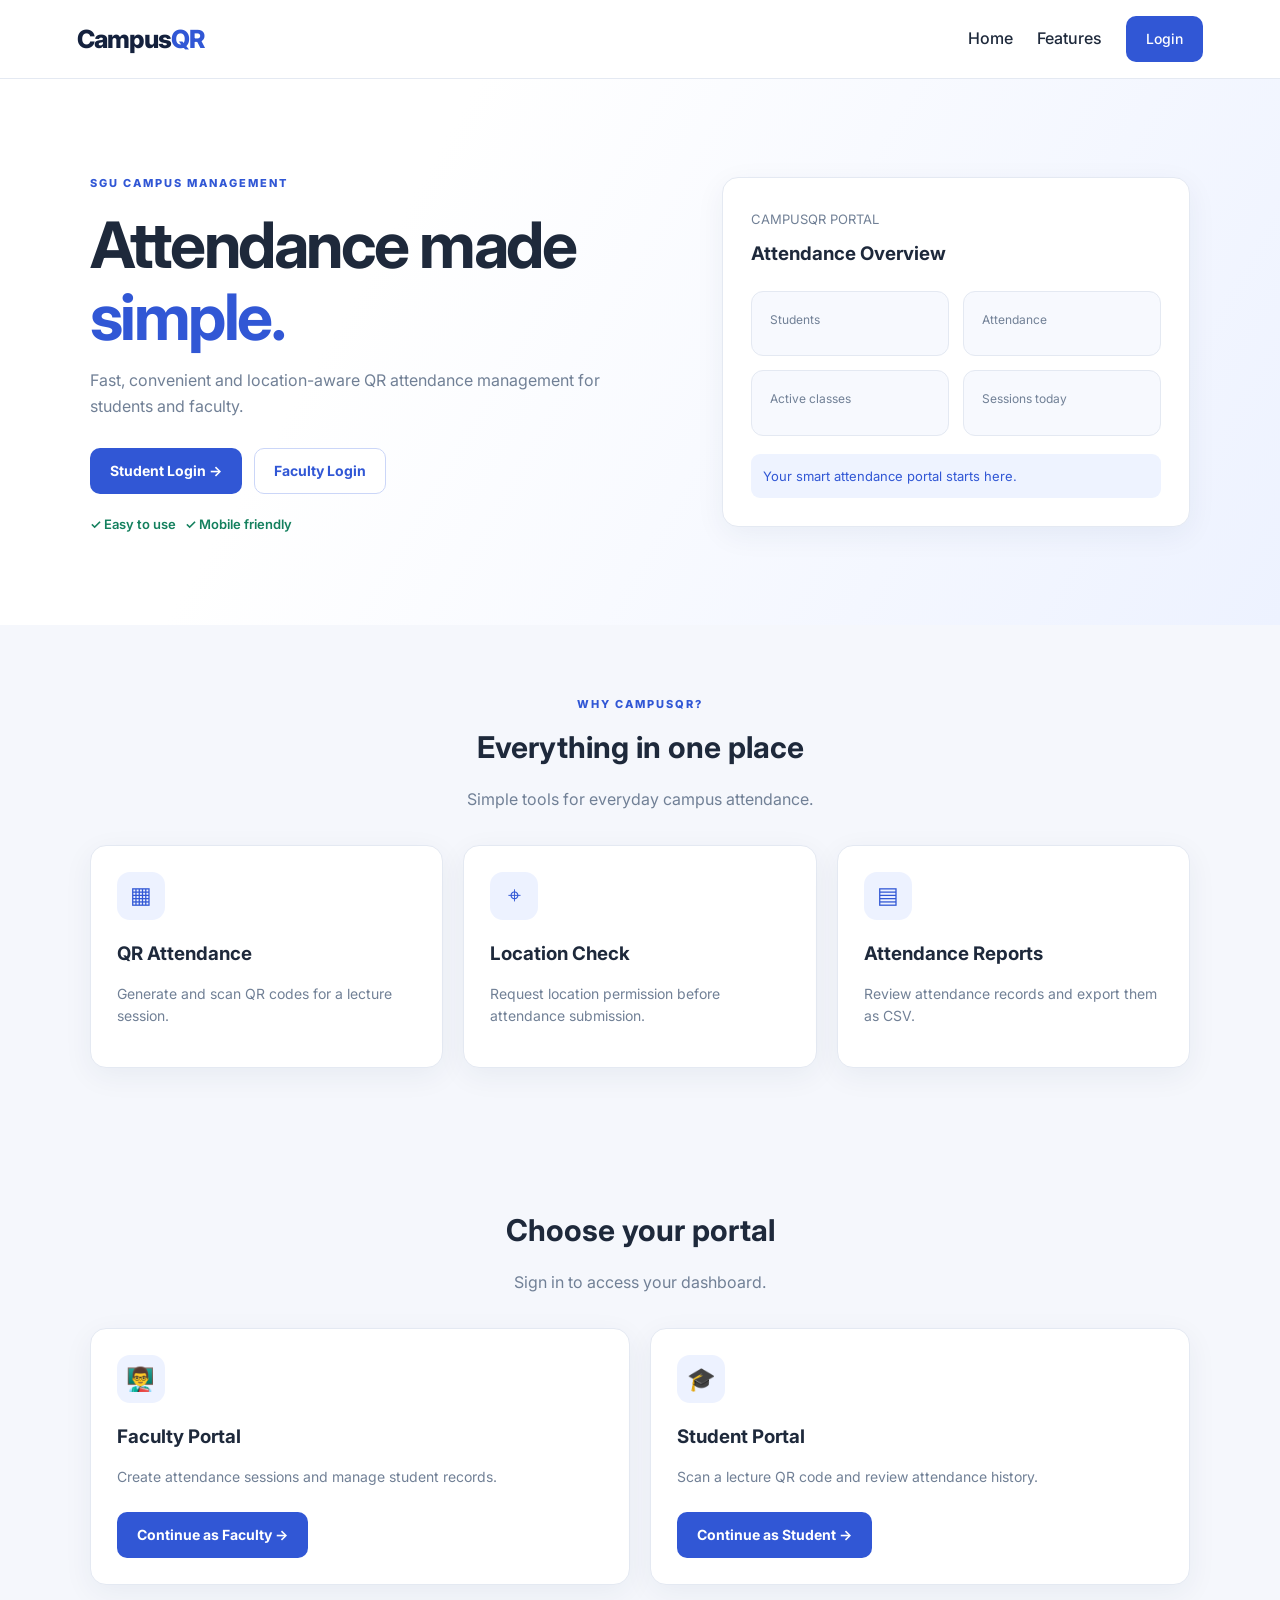
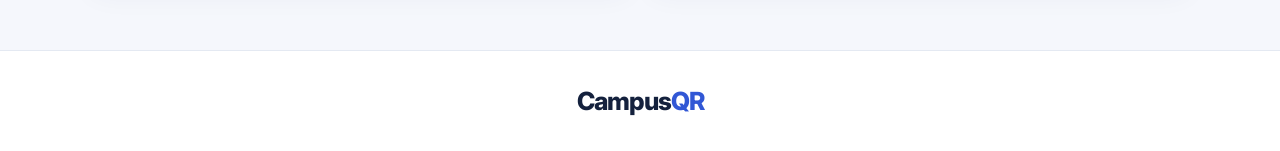
<file: index.html>
<!DOCTYPE html>
<html lang="en">
<head>
  <meta charset="UTF-8">
  <meta name="viewport" content="width=device-width, initial-scale=1.0">
  <title>CampusQR | Smart Attendance</title>
  <link rel="stylesheet" href="style.css">
</head>
<body>
  <nav class="navbar">
    <a href="index.html" class="brand">Campus<span>QR</span></a>
    <div class="nav-links">
      <a href="index.html">Home</a>
      <a href="#features">Features</a>
      <a href="login.html" class="btn btn-primary">Login</a>
    </div>
  </nav>

  <main>
    <section class="hero">
      <div class="hero-content">
        <span class="eyebrow">SGU CAMPUS MANAGEMENT</span>
        <h1>Attendance made <span>simple.</span></h1>
        <p>Fast, convenient and location-aware QR attendance
           management for students and faculty.</p>
        <div class="hero-actions">
          <a href="login.html?role=student" class="btn btn-primary">Student Login →</a>
          <a href="login.html?role=faculty" class="btn btn-outline">Faculty Login</a>
        </div>
        <div class="hero-note">✓ Easy to use &nbsp; ✓ Mobile friendly</div>
      </div>

      <div class="hero-card">
        <div class="hero-card-top">
          <div>
            <span class="muted">CAMPUSQR PORTAL</span>
            <h3>Attendance Overview</h3>
          </div>
          
        </div>
        <div class="stat-grid">
          <div class="stat-card">
            <span>Students</span><h2></h2>
          </div>
          <div class="stat-card">
            <span>Attendance</span><h2></h2>
          </div>
          <div class="stat-card">
            <span>Active classes</span><h2></h2>
          </div>
          <div class="stat-card">
            <span>Sessions today</span><h2></h2>
          </div>
        </div>
        <div class="demo-message">Your smart attendance portal starts here.</div>
      </div>
    </section>

    <section class="features section" id="features">
      <div class="section-heading">
        <span class="eyebrow">WHY CAMPUSQR?</span>
        <h2>Everything in one place</h2>
        <p>Simple tools for everyday campus attendance.</p>
      </div>
      <div class="feature-grid">
        <article class="feature-card">
          <div class="feature-icon">▦</div>
          <h3>QR Attendance</h3>
          <p>Generate and scan QR codes for a lecture session.</p>
        </article>
        <article class="feature-card">
          <div class="feature-icon">⌖</div>
          <h3>Location Check</h3>
          <p>Request location permission before attendance submission.</p>
        </article>
        <article class="feature-card">
          <div class="feature-icon">▤</div>
          <h3>Attendance Reports</h3>
          <p>Review attendance records and export them as CSV.</p>
        </article>
      </div>
    </section>

    <section class="role-section section">
      <div class="section-heading">
        <h2>Choose your portal</h2>
        <p>Sign in to access your dashboard.</p>
      </div>
      <div class="role-grid">
        <article class="role-card">
          <div class="feature-icon">👨‍🏫</div>
          <h3>Faculty Portal</h3>
          <p>Create attendance sessions and manage student records.</p>
          <a class="btn btn-primary" href="login.html?role=faculty">Continue as Faculty →</a>
        </article>
        <article class="role-card">
          <div class="feature-icon">🎓</div>
          <h3>Student Portal</h3>
          <p>Scan a lecture QR code and review attendance history.</p>
          <a class="btn btn-primary" href="login.html?role=student">Continue as Student →</a>
        </article>
      </div>
    </section>
  </main>

  <footer class="footer">
    <a href="index.html" class="brand">Campus<span>QR</span></a>
    
  </footer>
</body>
</html>
</file>
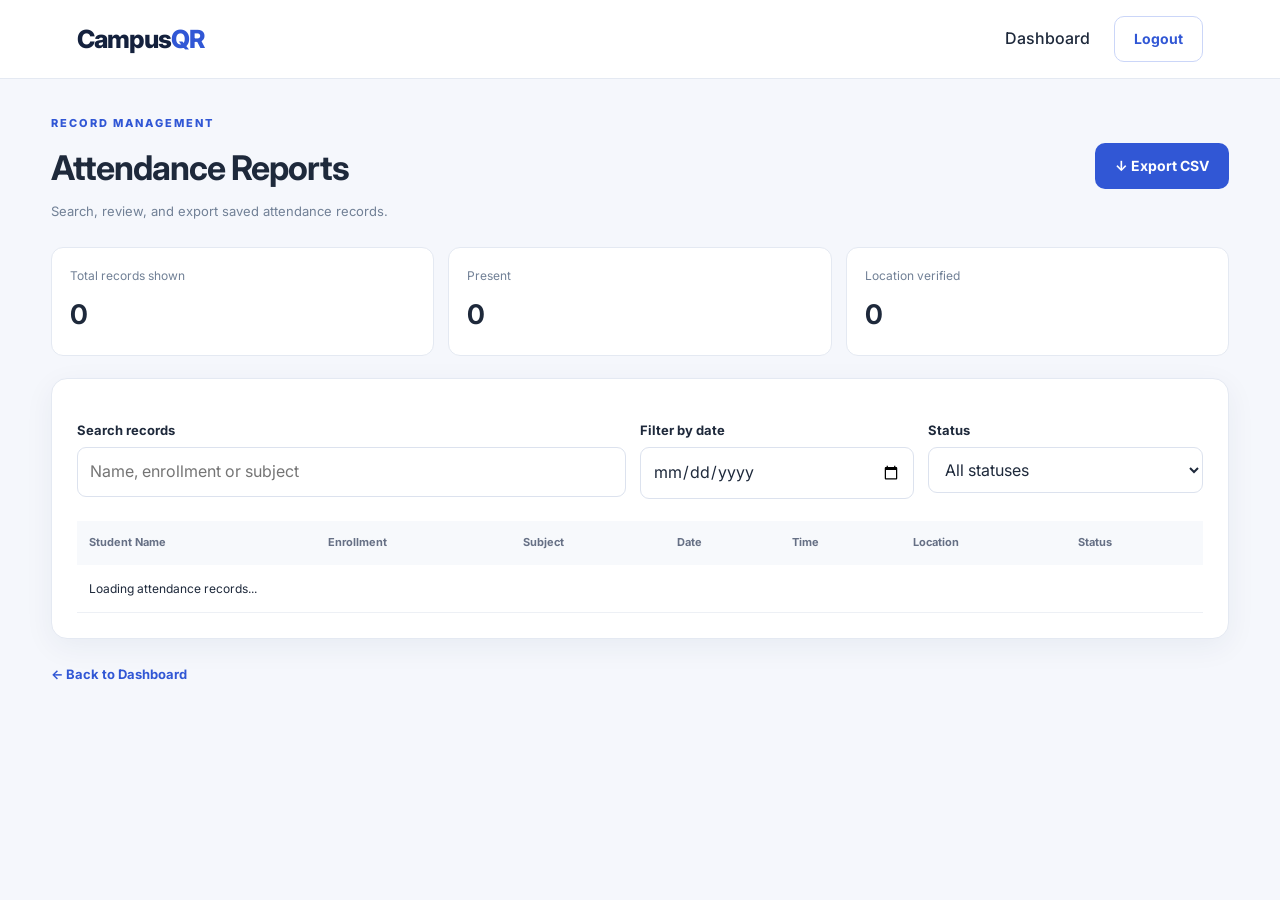
<file: attendence.html>
<!DOCTYPE html>
<html lang="en">
<head>
  <meta charset="UTF-8">
  <meta name="viewport" content="width=device-width, initial-scale=1.0">
  <title>Attendance Reports | CampusQR</title>
  <link rel="stylesheet" href="style.css">
</head>
<body>
  <nav class="navbar">
    <a href="index.html" class="brand">Campus<span>QR</span></a>
    <div class="nav-links">
      <a id="dashboardLink" href="student-dashboard.html">Dashboard</a>
      <button class="btn btn-outline" onclick="logout()">Logout</button>
    </div>
  </nav>

  <main class="dashboard report-layout">
    <section class="dashboard-content">
      <div class="page-heading">
        <div>
          <span class="eyebrow">RECORD MANAGEMENT</span>
          <h1>Attendance Reports</h1>
          <p>Search, review, and export saved attendance records.</p>
        </div>
        <button id="exportCsv" class="btn btn-primary">↓ Export CSV</button>
      </div>

      <div class="stat-grid dashboard-stats">
        <div class="stat-card"><span>Total records shown</span><h2 id="reportCount">0</h2></div>
        <div class="stat-card"><span>Present</span><h2 id="reportPresent">0</h2></div>
        <div class="stat-card"><span>Location verified</span><h2 id="reportLocation">0</h2></div>
      </div>

      <section class="panel">
        <div class="filter-grid">
          <div>
            <label for="searchRecords">Search records</label>
            <input id="searchRecords" placeholder="Name, enrollment or subject">
          </div>
          <div>
            <label for="filterDate">Filter by date</label>
            <input id="filterDate" type="date">
          </div>
          <div>
            <label for="filterStatus">Status</label>
            <select id="filterStatus">
              <option value="all">All statuses</option>
              <option value="Present">Present</option>
            </select>
          </div>
        </div>

        <div class="table-wrap">
          <table>
            <thead>
              <tr>
                <th>Student Name</th>
                <th>Enrollment</th>
                <th>Subject</th>
                <th>Date</th>
                <th>Time</th>
                <th>Location</th>
                <th>Status</th>
              </tr>
            </thead>
            <tbody id="reportTable">
              <tr><td colspan="7">Loading attendance records...</td></tr>
            </tbody>
          </table>
        </div>
        <p id="reportMessage" class="message" role="status"></p>
      </section>

      <a id="backDashboard" class="text-link" href="student-dashboard.html">← Back to Dashboard</a>
    </section>
  </main>

  <script src="script.js"></script>
</body>
</html>
</file>
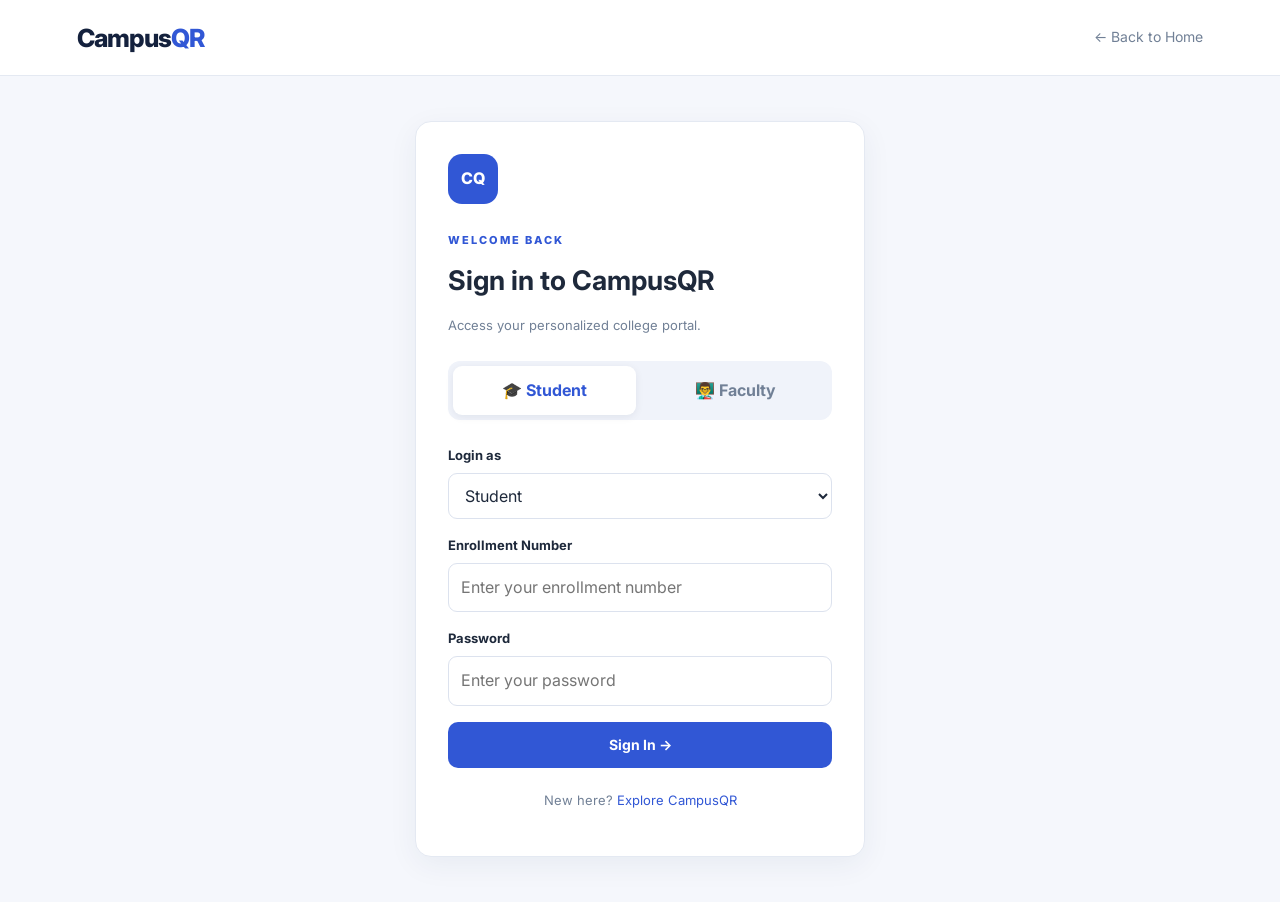
<file: login.html>
<!DOCTYPE html>
<html lang="en">
<head>
  <meta charset="UTF-8">
  <meta name="viewport" content="width=device-width, initial-scale=1.0">
  <title>Login | CampusQR</title>
  <link rel="stylesheet" href="style.css">
</head>
<body class="login-page">
  <nav class="navbar">
    <a href="index.html" class="brand">Campus<span>QR</span></a>
    <a href="index.html" class="nav-back">← Back to Home</a>
  </nav>

  <main class="login-wrapper">
    <section class="login-card">
      <div class="login-logo">CQ</div>
      <span class="eyebrow">WELCOME BACK</span>
      <h1>Sign in to CampusQR</h1>
      <p class="muted">Access your personalized college portal.</p>

      <div class="role-switch">
        <button type="button" class="role-tab active" data-role="student">🎓 Student</button>
        <button type="button" class="role-tab" data-role="faculty">👨‍🏫 Faculty</button>
      </div>

      <form id="loginForm">
        <label for="role">Login as</label>
        <select id="role" name="role">
          <option value="student">Student</option>
          <option value="faculty">Faculty</option>
        </select>

        <label for="identity" id="identityLabel">Enrollment Number</label>
        <input id="identity" name="identity" required
               placeholder="Enter your enrollment number"
               autocomplete="username">

        <label for="password">Password</label>
        <input id="password" name="password" type="password"
               required placeholder="Enter your password"
               autocomplete="current-password">

        <p id="loginMessage" class="message" role="status"></p>
        <button class="btn btn-primary btn-full" type="submit">Sign In →</button>
      </form>

      

      <p class="login-footer">New here? <a href="index.html">Explore CampusQR</a></p>
    </section>
  </main>
  <script src="script.js"></script>
</body>
</html>
</file>
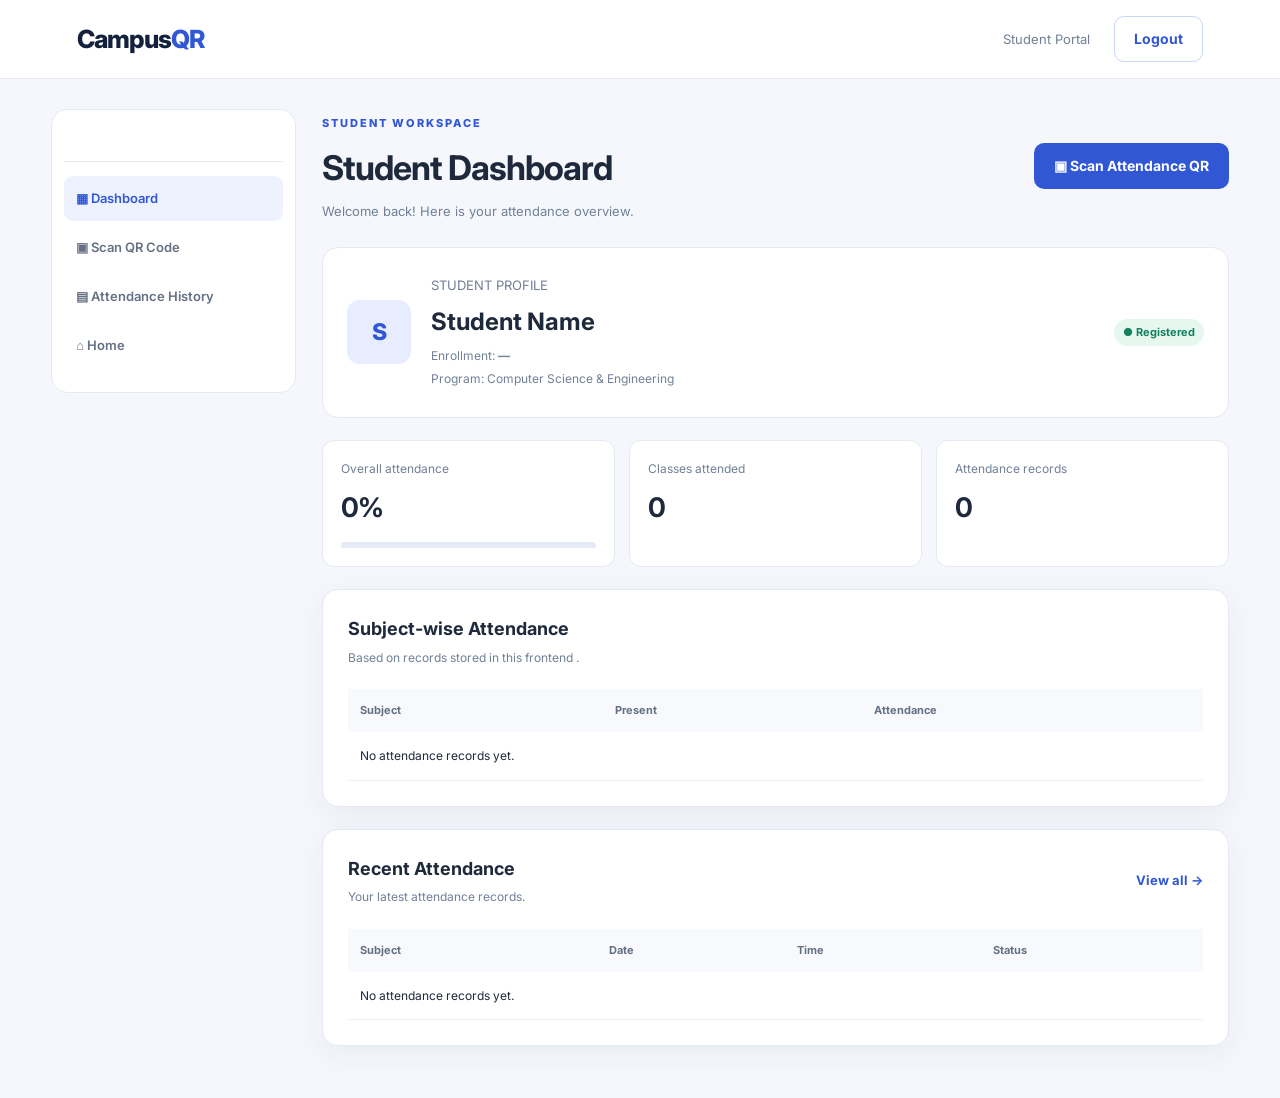
<file: student-dashboard.html>
<!DOCTYPE html>
<html lang="en">
<head>
  <meta charset="UTF-8">
  <meta name="viewport" content="width=device-width, initial-scale=1.0">
  <title>Student Dashboard | CampusQR</title>
  <link rel="stylesheet" href="style.css">
</head>
<body>
  <nav class="navbar">
    <a href="index.html" class="brand">Campus<span>QR</span></a>
    <div class="nav-links">
      <span id="navUser" class="muted">Student Portal</span>
      <button class="btn btn-outline" onclick="logout()">Logout</button>
    </div>
  </nav>

  <main class="dashboard">
    <aside class="sidebar">
      <div class="sidebar-user">
        
        
      </div>
      <a class="side-link active" href="student-dashboard.html">▦ Dashboard</a>
      <a class="side-link" href="scan.html">▣ Scan QR Code</a>
      <a class="side-link" href="attendance.html">▤ Attendance History</a>
      <a class="side-link" href="index.html">⌂ Home</a>
    </aside>

    <section class="dashboard-content">
      <div class="page-heading">
        <div>
          <span class="eyebrow">STUDENT WORKSPACE</span>
          <h1>Student Dashboard</h1>
          <p>Welcome back! Here is your attendance overview.</p>
        </div>
        <a href="scan.html" class="btn btn-primary">▣ Scan Attendance QR</a>
      </div>

      <section class="profile-banner">
        <div class="avatar avatar-large">S</div>
        <div class="profile-info">
          <span class="muted">STUDENT PROFILE</span>
          <h2 id="profileName">Student Name</h2>
          <p>Enrollment: <strong id="profileEnrollment">—</strong></p>
          <p>Program: Computer Science & Engineering</p>
        </div>
        <span class="status status-green">● Registered</span>
      </section>

      <div class="stat-grid dashboard-stats">
        <div class="stat-card">
          <span>Overall attendance</span><h2 id="overallPercent">0%</h2>
          <div class="progress"><div id="overallBar" class="progress-bar" style="width:0%"></div></div>
        </div>
        <div class="stat-card"><span>Classes attended</span><h2 id="attendedCount">0</h2></div>
        <div class="stat-card"><span>Attendance records</span><h2 id="recordCount">0</h2></div>
      </div>

      <section class="panel">
        <div class="panel-heading">
          <div><h2>Subject-wise Attendance</h2><p>Based on records stored in this frontend .</p></div>
        </div>
        <div class="table-wrap">
          <table>
            <thead><tr><th>Subject</th><th>Present</th><th>Attendance</th></tr></thead>
            <tbody id="subjectTable">
              <tr><td colspan="3">No attendance records yet.</td></tr>
            </tbody>
          </table>
        </div>
      </section>

      <section class="panel">
        <div class="panel-heading">
          <div><h2>Recent Attendance</h2><p>Your latest attendance records.</p></div>
          <a href="attendance.html" class="text-link">View all →</a>
        </div>
        <div class="table-wrap">
          <table>
            <thead><tr><th>Subject</th><th>Date</th><th>Time</th><th>Status</th></tr></thead>
            <tbody id="studentRecentTable">
              <tr><td colspan="4">No attendance records yet.</td></tr>
            </tbody>
          </table>
        </div>
      </section>
    </section>
  </main>
  <script src="script.js"></script>
</body>
</html>
</file>
<file: style.css>
@import url('https://fonts.googleapis.com/css2?family=Inter:wght@400;500;600;700;800&display=swap');

:root {
  --primary: #3157d5;
  --primary-dark: #2445b4;
  --navy: #14213d;
  --background: #f5f7fc;
  --surface: #ffffff;
  --text: #1e293b;
  --muted: #718096;
  --border: #e4e9f2;
  --green: #14805e;
  --red: #c83b4b;
  --radius: 16px;
  --shadow: 0 8px 30px rgba(25, 44, 90, .06);
}

* { box-sizing: border-box; }
html { scroll-behavior: smooth; }
body {
  margin: 0;
  background: var(--background);
  color: var(--text);
  font-family: 'Inter', Arial, sans-serif;
  line-height: 1.6;
}
a { color: var(--primary); text-decoration: none; }
button, input, select { font: inherit; }
button, .btn { cursor: pointer; }
button:focus-visible, a:focus-visible, input:focus-visible, select:focus-visible {
  outline: 3px solid #9cb5ff;
  outline-offset: 3px;
}

.navbar {
  min-height: 76px;
  padding: 16px 6%;
  display: flex;
  align-items: center;
  justify-content: space-between;
  gap: 20px;
  background: var(--surface);
  border-bottom: 1px solid var(--border);
}
.brand { color: var(--navy); font-size: 25px; font-weight: 800; letter-spacing: -1px; }
.brand span { color: var(--primary); }
.nav-links { display: flex; align-items: center; gap: 24px; flex-wrap: wrap; }
.nav-links a { color: var(--text); font-weight: 500; }
.nav-back { color: var(--muted); font-size: 14px; }

.btn {
  display: inline-flex;
  justify-content: center;
  align-items: center;
  gap: 8px;
  min-height: 44px;
  padding: 11px 19px;
  border-radius: 10px;
  border: 1px solid transparent;
  font-size: 14px;
  font-weight: 700;
  transition: .2s ease;
}
.btn-primary { background: var(--primary); color: white !important; }
.btn-primary:hover { background: var(--primary-dark); transform: translateY(-1px); }
.btn-outline { color: var(--primary); background: white; border-color: #cbd6f8; }
.btn-outline:hover { background: #f0f4ff; }
.btn-danger { color: white; background: var(--red); }
.btn-full { width: 100%; }
button:disabled { opacity: .5; cursor: not-allowed; }

.hero {
  padding: 90px 7%;
  display: grid;
  grid-template-columns: 1.1fr .9fr;
  align-items: center;
  gap: 60px;
  background: linear-gradient(120deg, #fff 30%, #edf2ff);
}
.hero-content { max-width: 620px; }
.eyebrow {
  display: inline-block;
  color: var(--primary);
  font-size: 11px;
  font-weight: 800;
  letter-spacing: 2px;
}
.hero h1 { margin: 14px 0; font-size: clamp(40px, 5vw, 64px); line-height: 1.12; letter-spacing: -2.5px; }
.hero h1 span { color: var(--primary); }
.hero-content > p, .section-heading > p, .page-heading p {
  color: var(--muted);
}
.hero-actions { display: flex; gap: 12px; flex-wrap: wrap; margin: 28px 0 20px; }
.hero-note { color: var(--green); font-size: 13px; font-weight: 600; }
.hero-card, .panel, .feature-card, .role-card, .login-card {
  background: var(--surface);
  border: 1px solid var(--border);
  border-radius: var(--radius);
  box-shadow: var(--shadow);
}
.hero-card { padding: 28px; }
.hero-card-top, .panel-heading, .page-heading {
  display: flex;
  align-items: center;
  justify-content: space-between;
  gap: 18px;
}
.hero-card h3 { margin: 8px 0 22px; }
.muted, .hero-card .muted { color: var(--muted); font-size: 13px; }
.stat-grid { display: grid; grid-template-columns: repeat(2, minmax(0, 1fr)); gap: 14px; }
.stat-card {
  padding: 18px;
  background: #f7f9fe;
  border: 1px solid var(--border);
  border-radius: 12px;
}
.stat-card > span { display: block; color: var(--muted); font-size: 12px; }
.stat-card h2 { margin: 8px 0 0; font-size: 27px; letter-spacing: -1px; }
.demo-message { margin-top: 18px; padding: 12px; border-radius: 9px; background: #eef3ff; color: var(--primary); font-size: 13px; }

.section { padding: 65px 7%; }
.section-heading { text-align: center; margin-bottom: 32px; }
.section-heading h2 { font-size: 30px; margin: 8px 0; }
.feature-grid, .role-grid { display: grid; grid-template-columns: repeat(3, minmax(0, 1fr)); gap: 20px; }
.role-grid { grid-template-columns: repeat(2, minmax(0, 1fr)); }
.feature-card, .role-card { padding: 26px; }
.feature-icon {
  display: inline-grid;
  place-items: center;
  width: 48px;
  height: 48px;
  border-radius: 13px;
  background: #edf2ff;
  color: var(--primary);
  font-size: 23px;
}
.feature-card h3, .role-card h3 { margin-bottom: 6px; }
.feature-card p, .role-card p { color: var(--muted); font-size: 14px; }
.role-card .btn { margin-top: 10px; }
.footer { padding: 30px 7%; text-align: center; border-top: 1px solid var(--border); background: white; }
.footer p { color: var(--muted); font-size: 12px; }

.login-page { min-height: 100vh; }
.login-wrapper { padding: 45px 18px; display: grid; place-items: center; }
.login-card { width: min(100%, 450px); padding: 32px; }
.login-logo { width: 50px; height: 50px; display: grid; place-items: center; margin-bottom: 22px; border-radius: 14px; background: var(--primary); color: white; font-weight: 800; }
.login-card h1 { margin: 7px 0; font-size: 27px; }
.role-switch { display: grid; grid-template-columns: 1fr 1fr; gap: 8px; padding: 5px; background: #f0f3fa; border-radius: 12px; margin: 25px 0; }
.role-tab { padding: 12px 6px; border: 0; border-radius: 9px; background: transparent; color: var(--muted); font-weight: 700; }
.role-tab.active { background: white; color: var(--primary); box-shadow: 0 2px 8px #14213d12; }
label { display: block; margin: 16px 0 7px; font-size: 13px; font-weight: 700; }
input, select {
  width: 100%;
  min-height: 45px;
  padding: 11px 12px;
  border: 1px solid #dce2ee;
  border-radius: 9px;
  background: white;
  color: var(--text);
}
input:focus, select:focus { border-color: var(--primary); }
.login-card form > .btn { margin-top: 16px; }
.demo-box { margin-top: 20px; padding: 14px; border-radius: 10px; background: #f4f7ff; font-size: 12px; }
.demo-box p { margin: 5px 0; }
.login-footer { text-align: center; color: var(--muted); font-size: 13px; margin-top: 22px; }

.dashboard { display: grid; grid-template-columns: 245px minmax(0, 1fr); gap: 26px; padding: 30px 4%; align-items: start; }
.sidebar { background: white; border: 1px solid var(--border); border-radius: var(--radius); padding: 20px 12px; position: sticky; top: 20px; }
.sidebar-user { display: flex; align-items: center; gap: 11px; padding: 8px 7px 23px; border-bottom: 1px solid var(--border); margin-bottom: 14px; }
.sidebar-user strong, .sidebar-user small { display: block; }
.sidebar-user strong { font-size: 13px; }
.sidebar-user small { color: var(--muted); font-size: 11px; }
.avatar { display: grid; place-items: center; flex-shrink: 0; width: 42px; height: 42px; background: #e7edff; color: var(--primary); border-radius: 13px; font-weight: 800; }
.avatar-large { width: 64px; height: 64px; font-size: 23px; }
.side-link { display: block; padding: 12px; border-radius: 9px; color: #667085; font-size: 13px; font-weight: 600; margin: 4px 0; }
.side-link:hover, .side-link.active { color: var(--primary); background: #eef2ff; }
.dashboard-content { min-width: 0; }
.page-heading { margin-bottom: 25px; }
.page-heading h1 { margin: 6px 0; font-size: clamp(25px, 3vw, 34px); letter-spacing: -1px; }
.page-heading p { margin: 0; font-size: 13px; }
.dashboard-stats { grid-template-columns: repeat(3, minmax(0, 1fr)); margin-bottom: 22px; }
.dashboard-stats .stat-card { background: white; }
.panel { padding: 25px; margin-bottom: 22px; min-width: 0; }
.panel-heading { margin-bottom: 22px; }
.panel-heading h2 { font-size: 18px; margin: 0 0 4px; }
.panel-heading p { color: var(--muted); font-size: 12px; margin: 0; }
.form-grid { display: grid; grid-template-columns: repeat(2, minmax(0, 1fr)); gap: 4px 18px; }
.form-wide { grid-column: 1 / -1; margin-top: 16px; }
.qr-panel { display: flex; align-items: center; justify-content: space-between; gap: 24px; margin-top: 25px; padding: 22px; background: #f6f8ff; border: 1px solid var(--border); border-radius: 13px; }
.qr-panel h3 { margin: 12px 0 5px; }
.qr-code-box { padding: 16px; border-radius: 12px; background: white; text-align: center; }
.qr-code-box p { color: var(--muted); font-size: 11px; margin-bottom: 0; }
#qrcode img, #qrcode canvas { display: block; max-width: 100%; margin: auto; }
.countdown { color: var(--primary); font-size: 32px; margin: 5px 0; }
.hidden { display: none !important; }
.status { display: inline-block; padding: 5px 9px; border-radius: 30px; white-space: nowrap; font-size: 11px; font-weight: 700; }
.status-green { color: var(--green); background: #e5f7ef; }
.status-red { color: var(--red); background: #ffebed; }
.status-gray { color: #667085; background: #edf0f5; }
.table-wrap { width: 100%; overflow-x: auto; }
table { width: 100%; border-collapse: collapse; white-space: nowrap; font-size: 12px; }
th { padding: 13px 12px; background: #f7f9fc; color: #667085; text-align: left; font-size: 11px; }
td { padding: 14px 12px; border-bottom: 1px solid #edf0f5; }
tbody tr:hover { background: #fafbff; }
.text-link { font-size: 13px; font-weight: 700; }
.profile-banner { display: flex; align-items: center; gap: 20px; flex-wrap: wrap; padding: 24px; background: white; border: 1px solid var(--border); border-radius: var(--radius); margin-bottom: 22px; }
.profile-info { flex: 1; }
.profile-info h2 { margin: 5px 0; }
.profile-info p { margin: 4px 0; font-size: 12px; color: var(--muted); }
.progress { height: 6px; background: #e4eaf6; border-radius: 9px; margin-top: 13px; overflow: hidden; }
.progress-bar { height: 100%; background: var(--primary); border-radius: inherit; }
.message { font-size: 13px; margin: 12px 0; }
.message:empty { display: none; }
.message.error { color: var(--red); }
.message.success { color: var(--green); }
.demo-box code { padding: 2px 4px; background: white; border-radius: 4px; }
.scan-layout { max-width: 1150px; margin: 35px auto; padding: 0 20px; }
.scan-grid { display: grid; grid-template-columns: 1fr 1fr; gap: 24px; align-items: start; }
#reader { width: 100%; max-width: 450px; margin: auto; overflow: hidden; border-radius: 12px; }
#reader video { border-radius: 12px; }
.button-row { display: flex; flex-wrap: wrap; gap: 10px; margin: 15px 0; }
.divider-text { margin: 22px 0; color: var(--muted); font-size: 10px; text-align: center; letter-spacing: 1px; }
.session-info { padding: 13px; margin-bottom: 16px; background: #f4f7ff; border-radius: 10px; font-size: 13px; }
.session-info p { margin: 4px 0; }
.location-box { display: flex; align-items: center; justify-content: space-between; gap: 12px; margin-top: 18px; padding: 14px; border: 1px solid var(--border); border-radius: 10px; }
.location-box p { margin: 4px 0 0; font-size: 11px; }
.small-note { font-size: 11px; color: var(--muted); }
.filter-grid { display: grid; grid-template-columns: 2fr 1fr 1fr; gap: 14px; margin-bottom: 22px; }
.report-layout { display: block; max-width: 1500px; margin: auto; }
.report-layout .dashboard-content { width: 100%; }
.divider { height: 1px; background: var(--border); margin: 18px 0; }

@media (max-width: 900px) {
  .hero { grid-template-columns: 1fr; padding: 60px 6%; gap: 35px; }
  .feature-grid { grid-template-columns: 1fr 1fr; }
  .dashboard { grid-template-columns: 1fr; padding: 20px; }
  .sidebar { position: static; display: flex; gap: 5px; flex-wrap: wrap; align-items: center; }
  .sidebar-user { width: 100%; }
  .side-link { flex: 1; min-width: 130px; }
  .scan-grid { grid-template-columns: 1fr; }
}
@media (max-width: 600px) {
  .navbar { padding: 14px 18px; min-height: 65px; }
  .nav-links { gap: 10px; font-size: 12px; }
  .nav-links .muted { display: none; }
  .brand { font-size: 22px; }
  .hero { padding: 48px 20px; }
  .hero h1 { font-size: 42px; }
  .hero-card { padding: 18px; }
  .section { padding: 45px 20px; }
  .feature-grid, .role-grid { grid-template-columns: 1fr; }
  .login-card { padding: 23px; }
  .dashboard { padding: 15px 12px; gap: 15px; }
  .dashboard-stats { grid-template-columns: 1fr; }
  .panel { padding: 17px 13px; }
  .page-heading { align-items: flex-start; flex-direction: column; }
  .form-grid { grid-template-columns: 1fr; }
  .form-wide { grid-column: auto; }
  .qr-panel { flex-direction: column; align-items: flex-start; }
  .qr-code-box { align-self: center; }
  .filter-grid { grid-template-columns: 1fr; }
  .location-box { align-items: flex-start; flex-direction: column; }
  .role-switch { margin: 20px 0; }
}

.hidden {
    display: none;
}

#qrPanel {
    margin-top: 20px;
    padding: 24px;
    border-radius: 16px;
    background: #f4f6ff;
    text-align: center;
}

#qrcode {
    display: flex;
    justify-content: center;
    margin: 20px auto;
    padding: 16px;
    background: white;
    width: fit-content;
    border-radius: 12px;
}

#qrStatus {
    font-weight: bold;
    color: #2457d6;
}

#qrCountdown {
    color: #d97706;
}
</file>
